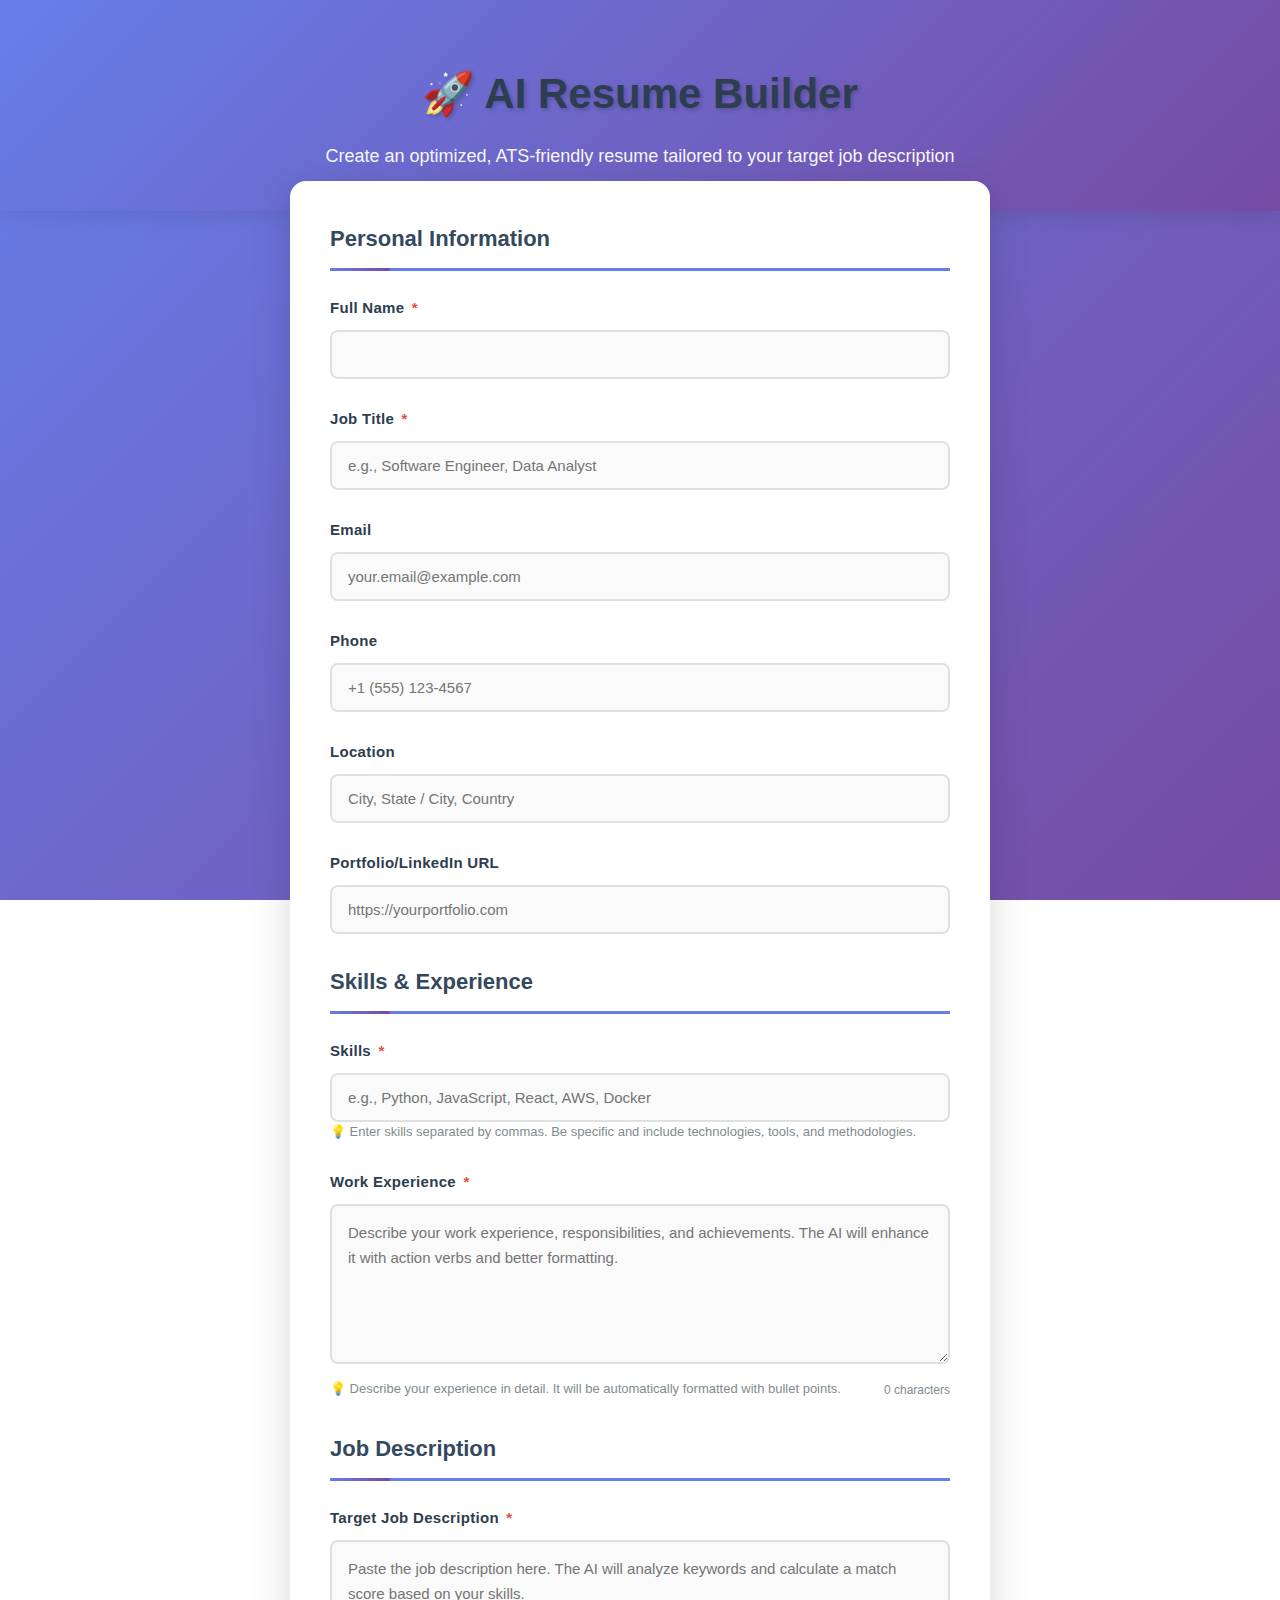
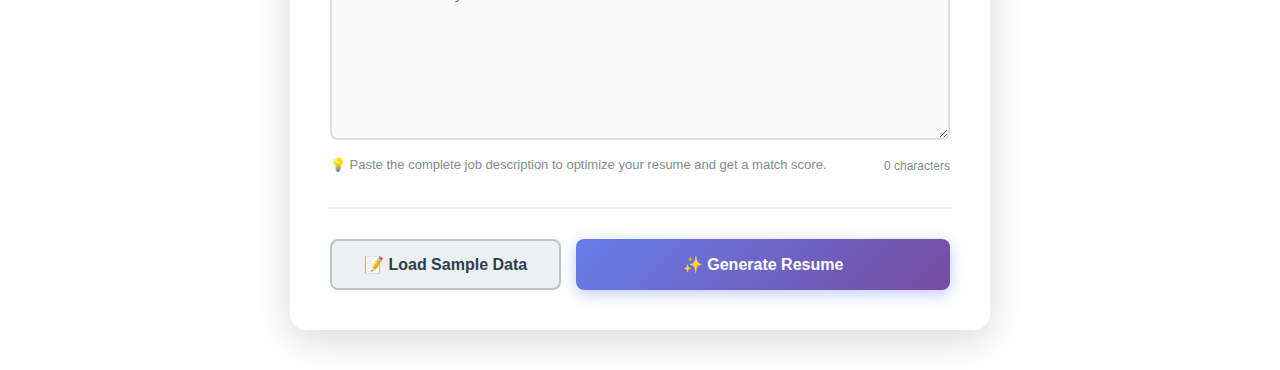
<file: frontend/index.html>
<!DOCTYPE html>
<html lang="en">
<head>
    <meta charset="UTF-8">
    <meta name="viewport" content="width=device-width, initial-scale=1.0">
    <title>AI Resume Builder - Create Your Resume</title>
    <link rel="stylesheet" href="styles.css">
</head>
<body>
    <div class="hero-section">
        <div class="hero-content">
            <h1 class="hero-title">🚀 AI Resume Builder</h1>
            <p class="hero-subtitle">Create an optimized, ATS-friendly resume tailored to your target job description</p>
        </div>
    </div>
    
    <div class="container">
        <div id="message"></div>
        
        <form id="resume-form">
            <h2>Personal Information</h2>
            
            <div class="form-group">
                <label for="fullName">Full Name <span class="required">*</span></label>
                <input type="text" id="fullName" name="fullName" required>
            </div>
            
            <div class="form-group">
                <label for="jobTitle">Job Title <span class="required">*</span></label>
                <input type="text" id="jobTitle" name="jobTitle" placeholder="e.g., Software Engineer, Data Analyst" required>
            </div>
            
            <div class="form-group">
                <label for="email">Email</label>
                <input type="email" id="email" name="email" placeholder="your.email@example.com">
            </div>
            
            <div class="form-group">
                <label for="phone">Phone</label>
                <input type="tel" id="phone" name="phone" placeholder="+1 (555) 123-4567">
            </div>
            
            <div class="form-group">
                <label for="location">Location</label>
                <input type="text" id="location" name="location" placeholder="City, State / City, Country">
            </div>
            
            <div class="form-group">
                <label for="portfolio">Portfolio/LinkedIn URL</label>
                <input type="url" id="portfolio" name="portfolio" placeholder="https://yourportfolio.com">
            </div>
            
            <h2>Skills & Experience</h2>
            
            <div class="form-group">
                <label for="skills">Skills <span class="required">*</span></label>
                <input type="text" id="skills" name="skills" placeholder="e.g., Python, JavaScript, React, AWS, Docker" required>
                <p class="helper-text">💡 Enter skills separated by commas. Be specific and include technologies, tools, and methodologies.</p>
            </div>
            
            <div class="form-group">
                <label for="experience">Work Experience <span class="required">*</span></label>
                <textarea id="experience" name="experience" class="experience" placeholder="Describe your work experience, responsibilities, and achievements. The AI will enhance it with action verbs and better formatting." required></textarea>
                <div class="textarea-footer">
                    <p class="helper-text">💡 Describe your experience in detail. It will be automatically formatted with bullet points.</p>
                    <span class="char-count"><span id="experience-count">0</span> characters</span>
                </div>
            </div>
            
            <h2>Job Description</h2>
            
            <div class="form-group">
                <label for="jobDescription">Target Job Description <span class="required">*</span></label>
                <textarea id="jobDescription" name="jobDescription" class="job-description" placeholder="Paste the job description here. The AI will analyze keywords and calculate a match score based on your skills." required></textarea>
                <div class="textarea-footer">
                    <p class="helper-text">💡 Paste the complete job description to optimize your resume and get a match score.</p>
                    <span class="char-count"><span id="jobDescription-count">0</span> characters</span>
                </div>
            </div>
            
            <div class="form-actions">
                <button type="button" id="load-sample-btn" class="btn btn-secondary">📝 Load Sample Data</button>
                <button type="submit" id="submit-btn" class="btn btn-primary btn-block">✨ Generate Resume</button>
            </div>
        </form>
    </div>
    
    <script src="script.js"></script>
</body>
</html>
</file>
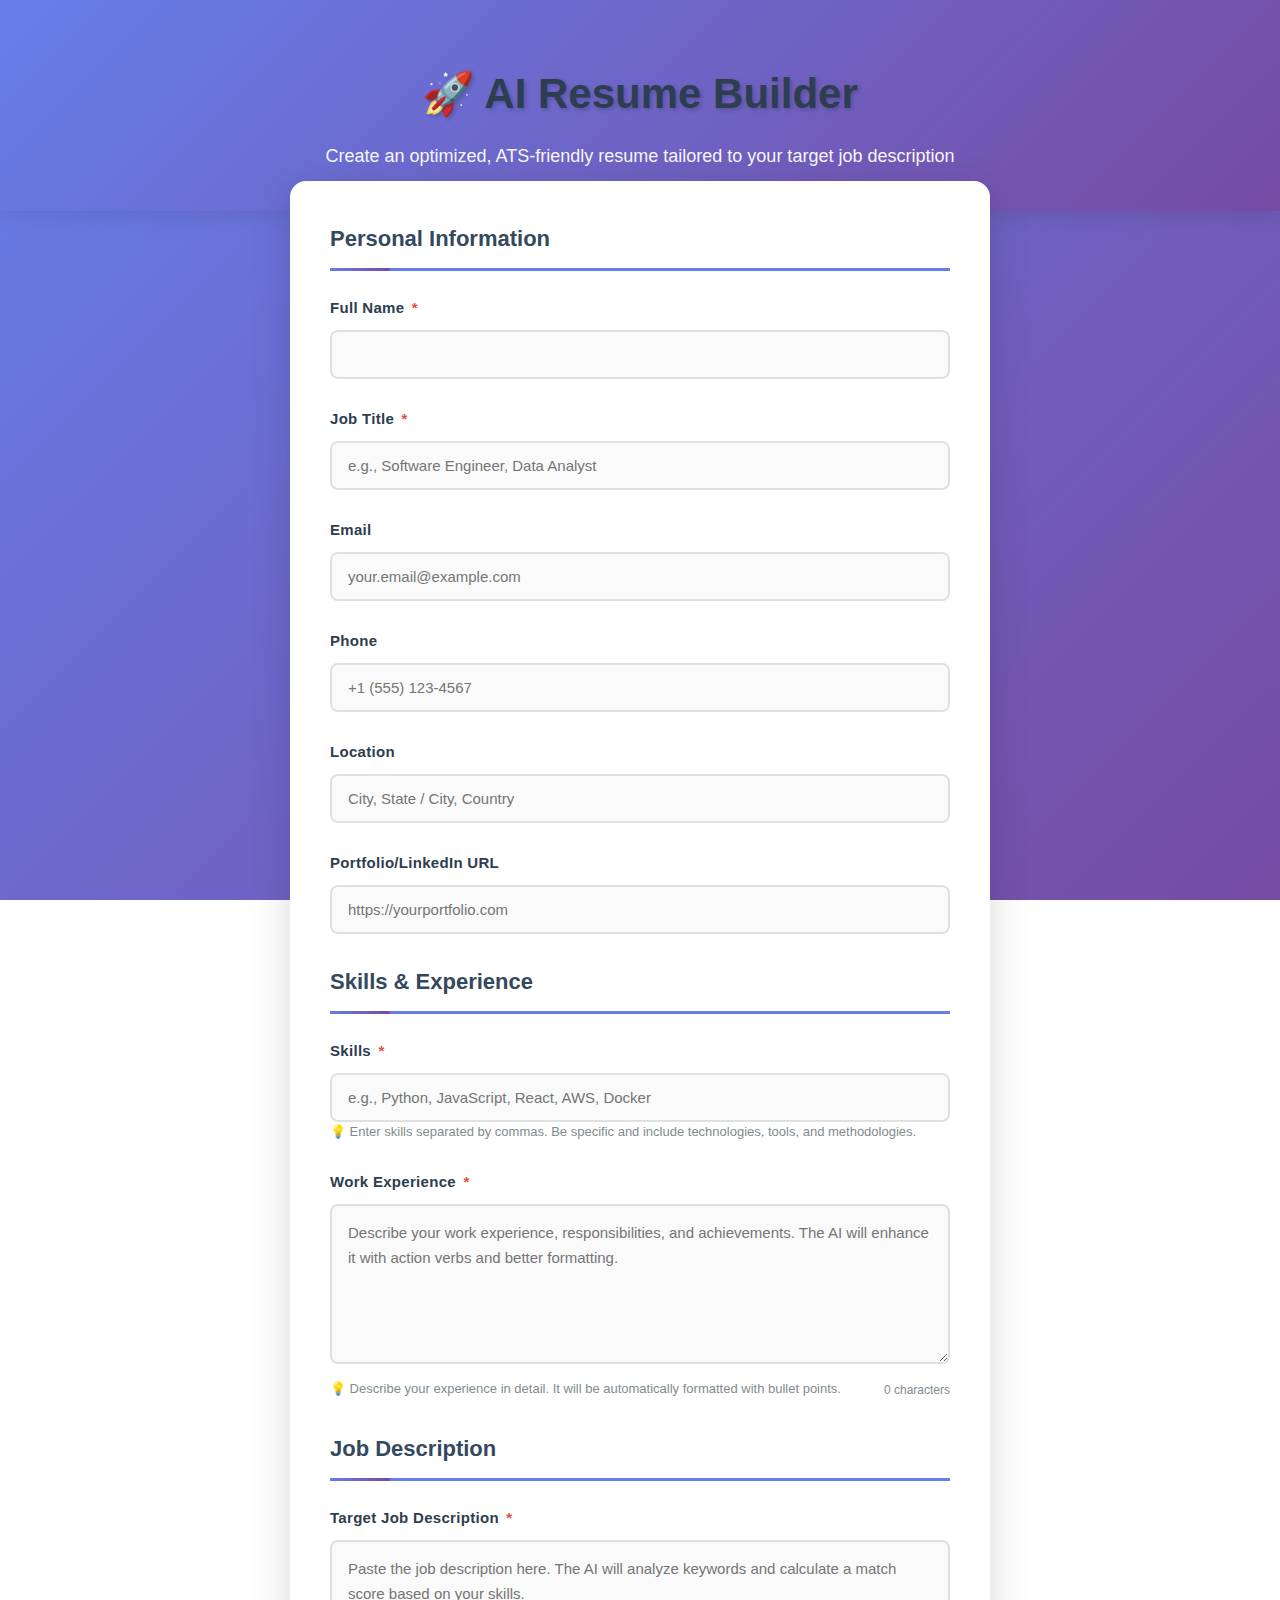
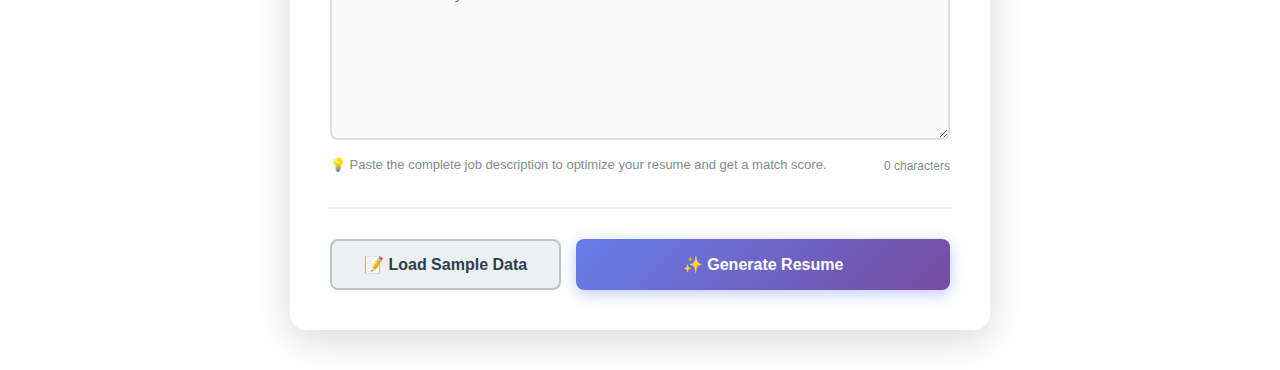
<file: frontend/resume.html>
<!DOCTYPE html>
<html lang="en">
<head>
    <meta charset="UTF-8">
    <meta name="viewport" content="width=device-width, initial-scale=1.0">
    <title>My Resume - AI Resume Builder</title>
    <link rel="stylesheet" href="resume.css">
</head>
<body>
    <div class="page-header">
        <button onclick="backToForm()" class="btn btn-secondary">← Back to Form</button>
        <button onclick="printResume()" class="btn btn-primary">📄 Download as PDF</button>
    </div>
    
    <div class="resume-container" id="resume-content">
        <!-- Resume Header -->
        <div class="resume-header">
            <div class="resume-name" id="resume-name"></div>
            <div class="resume-title" id="resume-title"></div>
            <div class="resume-contact" id="resume-contact"></div>
            <div class="score-badge" id="resume-score"></div>
        </div>
        
        <!-- Skills Section -->
        <div class="resume-section">
            <div class="section-title">Skills</div>
            <div class="skills-list" id="resume-skills"></div>
        </div>
        
        <!-- Experience Section -->
        <div class="resume-section">
            <div class="section-title">Experience</div>
            <div class="experience-content" id="resume-experience"></div>
        </div>
    </div>
    
    <script src="script.js"></script>
</body>
</html>
</file>
<file: frontend/styles.css>
/* Global Styles */
* {
    margin: 0;
    padding: 0;
    box-sizing: border-box;
}

body {
    font-family: -apple-system, BlinkMacSystemFont, 'Segoe UI', 'Roboto', 'Oxygen', 'Ubuntu', 'Cantarell', 'Fira Sans', 'Droid Sans', 'Helvetica Neue', sans-serif;
    background: linear-gradient(135deg, #667eea 0%, #764ba2 100%);
    background-attachment: fixed;
    color: #333;
    line-height: 1.6;
    min-height: 100vh;
}

/* Hero Section */
.hero-section {
    background: linear-gradient(135deg, #667eea 0%, #764ba2 100%);
    color: white;
    padding: 60px 20px 40px;
    text-align: center;
    box-shadow: 0 4px 20px rgba(0, 0, 0, 0.1);
}

.hero-content {
    max-width: 800px;
    margin: 0 auto;
}

.hero-title {
    font-size: 42px;
    font-weight: 700;
    margin-bottom: 15px;
    text-shadow: 2px 2px 4px rgba(0, 0, 0, 0.2);
    animation: fadeInDown 0.6s ease-out;
}

.hero-subtitle {
    font-size: 18px;
    opacity: 0.95;
    font-weight: 300;
    animation: fadeInUp 0.6s ease-out 0.2s both;
}

@keyframes fadeInDown {
    from {
        opacity: 0;
        transform: translateY(-20px);
    }
    to {
        opacity: 1;
        transform: translateY(0);
    }
}

@keyframes fadeInUp {
    from {
        opacity: 0;
        transform: translateY(20px);
    }
    to {
        opacity: 1;
        transform: translateY(0);
    }
}

/* Container */
.container {
    max-width: 700px;
    margin: -30px auto 40px;
    padding: 40px;
    background-color: #ffffff;
    border-radius: 16px;
    box-shadow: 0 10px 40px rgba(0, 0, 0, 0.15);
    animation: slideUp 0.5s ease-out 0.3s both;
    position: relative;
    z-index: 1;
}

@keyframes slideUp {
    from {
        opacity: 0;
        transform: translateY(30px);
    }
    to {
        opacity: 1;
        transform: translateY(0);
    }
}

/* Typography */
h1 {
    color: #2c3e50;
    margin-bottom: 10px;
    font-size: 28px;
}

h2 {
    color: #34495e;
    margin: 30px 0 25px;
    font-size: 22px;
    border-bottom: 3px solid #667eea;
    padding-bottom: 12px;
    position: relative;
}

h2::before {
    content: '';
    position: absolute;
    bottom: -3px;
    left: 0;
    width: 60px;
    height: 3px;
    background: linear-gradient(90deg, #667eea, #764ba2);
    border-radius: 2px;
}

h2:first-of-type {
    margin-top: 0;
}

/* Form Styles */
.form-group {
    margin-bottom: 28px;
    animation: fadeIn 0.4s ease-out both;
}

.form-group:nth-child(1) { animation-delay: 0.1s; }
.form-group:nth-child(2) { animation-delay: 0.2s; }
.form-group:nth-child(3) { animation-delay: 0.3s; }

@keyframes fadeIn {
    from {
        opacity: 0;
        transform: translateX(-10px);
    }
    to {
        opacity: 1;
        transform: translateX(0);
    }
}

label {
    display: block;
    margin-bottom: 10px;
    color: #2c3e50;
    font-weight: 600;
    font-size: 15px;
    letter-spacing: 0.3px;
}

.required {
    color: #e74c3c;
    font-weight: bold;
    margin-left: 3px;
}

input[type="text"],
input[type="email"],
input[type="tel"],
input[type="url"],
textarea {
    width: 100%;
    padding: 14px 16px;
    border: 2px solid #e0e0e0;
    border-radius: 8px;
    font-size: 15px;
    font-family: inherit;
    transition: all 0.3s ease;
    background-color: #fafafa;
}

input:focus,
textarea:focus {
    outline: none;
    border-color: #667eea;
    background-color: #fff;
    box-shadow: 0 0 0 4px rgba(102, 126, 234, 0.1);
    transform: translateY(-1px);
}

input:hover,
textarea:hover {
    border-color: #b0b0b0;
}

textarea {
    min-height: 140px;
    resize: vertical;
    line-height: 1.7;
}

textarea.experience {
    min-height: 160px;
}

textarea.job-description {
    min-height: 200px;
}

.textarea-footer {
    display: flex;
    justify-content: space-between;
    align-items: flex-start;
    margin-top: 8px;
    gap: 15px;
}

.char-count {
    font-size: 12px;
    color: #7f8c8d;
    font-weight: 500;
    white-space: nowrap;
    padding-top: 2px;
}

/* Helper Text */
.helper-text {
    font-size: 13px;
    color: #7f8c8d;
    margin-top: 0;
    line-height: 1.5;
}

/* Button Styles */
.btn {
    padding: 14px 32px;
    border: none;
    border-radius: 8px;
    font-size: 16px;
    font-weight: 600;
    cursor: pointer;
    transition: all 0.3s ease;
    display: inline-block;
    text-align: center;
    position: relative;
    overflow: hidden;
}

.btn::before {
    content: '';
    position: absolute;
    top: 50%;
    left: 50%;
    width: 0;
    height: 0;
    border-radius: 50%;
    background: rgba(255, 255, 255, 0.3);
    transform: translate(-50%, -50%);
    transition: width 0.6s, height 0.6s;
}

.btn:hover::before {
    width: 300px;
    height: 300px;
}

.btn-primary {
    background: linear-gradient(135deg, #667eea 0%, #764ba2 100%);
    color: white;
    box-shadow: 0 4px 15px rgba(102, 126, 234, 0.4);
}

.btn-primary:hover {
    transform: translateY(-2px);
    box-shadow: 0 6px 20px rgba(102, 126, 234, 0.5);
}

.btn-primary:active {
    transform: translateY(0);
}

.btn-primary:disabled {
    background: linear-gradient(135deg, #95a5a6 0%, #7f8c8d 100%);
    cursor: not-allowed;
    transform: none;
    box-shadow: none;
}

.btn-secondary {
    background-color: #ecf0f1;
    color: #2c3e50;
    border: 2px solid #bdc3c7;
}

.btn-secondary:hover {
    background-color: #d5dbdb;
    border-color: #95a5a6;
    transform: translateY(-2px);
}

.btn-block {
    width: 100%;
    display: block;
}

.form-actions {
    display: flex;
    gap: 15px;
    margin-top: 30px;
    padding-top: 30px;
    border-top: 2px solid #ecf0f1;
}

.form-actions .btn-block {
    flex: 1;
}

/* Loading State */
.loading {
    display: inline-block;
    margin-left: 10px;
}

.spinner {
    border: 2px solid rgba(255, 255, 255, 0.3);
    border-top: 2px solid #ffffff;
    border-radius: 50%;
    width: 18px;
    height: 18px;
    animation: spin 0.8s linear infinite;
    display: inline-block;
    vertical-align: middle;
}

@keyframes spin {
    0% { transform: rotate(0deg); }
    100% { transform: rotate(360deg); }
}

/* Error/Success Messages */
.message {
    padding: 16px 20px;
    border-radius: 10px;
    margin-bottom: 25px;
    font-size: 14px;
    font-weight: 500;
    animation: slideDown 0.3s ease-out;
    display: flex;
    align-items: center;
    gap: 10px;
}

@keyframes slideDown {
    from {
        opacity: 0;
        transform: translateY(-10px);
    }
    to {
        opacity: 1;
        transform: translateY(0);
    }
}

.message-error {
    background: linear-gradient(135deg, #fee 0%, #fdd 100%);
    color: #c33;
    border: 2px solid #fcc;
}

.message-success {
    background: linear-gradient(135deg, #efe 0%, #dfd 100%);
    color: #3c3;
    border: 2px solid #cfc;
}

.message::before {
    font-size: 20px;
}

.message-error::before {
    content: '⚠️';
}

.message-success::before {
    content: '✅';
}

/* Responsive Design */
@media (max-width: 768px) {
    .hero-title {
        font-size: 32px;
    }
    
    .hero-subtitle {
        font-size: 16px;
    }
    
    .container {
        margin: -20px 15px 30px;
        padding: 25px 20px;
        border-radius: 12px;
    }
    
    h1 {
        font-size: 24px;
    }
    
    h2 {
        font-size: 20px;
        margin: 25px 0 20px;
    }
    
    .form-actions {
        flex-direction: column;
    }
    
    .form-actions .btn {
        width: 100%;
    }
    
    .textarea-footer {
        flex-direction: column;
        gap: 5px;
    }
}

@media (max-width: 480px) {
    .hero-section {
        padding: 40px 15px 30px;
    }
    
    .hero-title {
        font-size: 28px;
    }
    
    .container {
        padding: 20px 15px;
    }
}
</file>
<file: frontend/resume.css>
/* Resume Page Styles */
* {
    margin: 0;
    padding: 0;
    box-sizing: border-box;
}

body {
    font-family: -apple-system, BlinkMacSystemFont, 'Segoe UI', 'Roboto', 'Oxygen', 'Ubuntu', 'Cantarell', 'Fira Sans', 'Droid Sans', 'Helvetica Neue', sans-serif;
    background: linear-gradient(135deg, #667eea 0%, #764ba2 100%);
    background-attachment: fixed;
    color: #333;
    line-height: 1.6;
    min-height: 100vh;
}

/* Header with Print Button */
.page-header {
    max-width: 210mm;
    margin: 30px auto 20px;
    padding: 0 20px;
    display: flex;
    justify-content: space-between;
    align-items: center;
    gap: 15px;
    animation: fadeInDown 0.5s ease-out;
}

@keyframes fadeInDown {
    from {
        opacity: 0;
        transform: translateY(-20px);
    }
    to {
        opacity: 1;
        transform: translateY(0);
    }
}

.btn {
    padding: 12px 30px;
    border: none;
    border-radius: 4px;
    font-size: 16px;
    font-weight: 600;
    cursor: pointer;
    transition: background-color 0.3s, transform 0.1s;
    text-decoration: none;
    display: inline-block;
}

.btn-primary {
    background: linear-gradient(135deg, #667eea 0%, #764ba2 100%);
    color: white;
    box-shadow: 0 4px 15px rgba(102, 126, 234, 0.4);
}

.btn-primary:hover {
    transform: translateY(-2px);
    box-shadow: 0 6px 20px rgba(102, 126, 234, 0.5);
}

.btn-secondary {
    background-color: #ecf0f1;
    color: #2c3e50;
    border: 2px solid #bdc3c7;
}

.btn-secondary:hover {
    background-color: #d5dbdb;
    border-color: #95a5a6;
    transform: translateY(-2px);
}

/* Resume Container */
.resume-container {
    max-width: 210mm;
    margin: 0 auto 40px;
    padding: 20mm;
    background-color: #ffffff;
    box-shadow: 0 10px 40px rgba(0, 0, 0, 0.15);
    animation: slideUp 0.5s ease-out 0.2s both;
    border-radius: 8px;
}

@keyframes slideUp {
    from {
        opacity: 0;
        transform: translateY(30px);
    }
    to {
        opacity: 1;
        transform: translateY(0);
    }
}

/* Resume Header */
.resume-header {
    border-bottom: 3px solid #667eea;
    padding-bottom: 25px;
    margin-bottom: 35px;
    position: relative;
}

.resume-header::after {
    content: '';
    position: absolute;
    bottom: -3px;
    left: 0;
    width: 100px;
    height: 3px;
    background: linear-gradient(90deg, #667eea, #764ba2);
}

.resume-name {
    font-size: 32px;
    font-weight: bold;
    color: #2c3e50;
    margin-bottom: 10px;
}

.resume-title {
    font-size: 18px;
    color: #667eea;
    margin-bottom: 15px;
    font-weight: 500;
}

.resume-contact {
    display: flex;
    flex-wrap: wrap;
    gap: 15px;
    font-size: 14px;
    color: #555;
}

.resume-contact-item {
    display: flex;
    align-items: center;
    gap: 5px;
}

.resume-contact-item::after {
    content: '•';
    margin-left: 15px;
    color: #ccc;
}

.resume-contact-item:last-child::after {
    display: none;
}

/* Score Badge */
.score-badge {
    display: inline-block;
    background: linear-gradient(135deg, #667eea 0%, #764ba2 100%);
    color: white;
    padding: 10px 20px;
    border-radius: 25px;
    font-size: 14px;
    font-weight: 600;
    margin-top: 15px;
    box-shadow: 0 2px 10px rgba(102, 126, 234, 0.3);
}

.score-badge.high {
    background: linear-gradient(135deg, #27ae60 0%, #2ecc71 100%);
    box-shadow: 0 2px 10px rgba(39, 174, 96, 0.3);
}

.score-badge.medium {
    background: linear-gradient(135deg, #f39c12 0%, #e67e22 100%);
    box-shadow: 0 2px 10px rgba(243, 156, 18, 0.3);
}

.score-badge.low {
    background: linear-gradient(135deg, #e74c3c 0%, #c0392b 100%);
    box-shadow: 0 2px 10px rgba(231, 76, 60, 0.3);
}

/* Resume Sections */
.resume-section {
    margin-bottom: 30px;
}

.section-title {
    font-size: 20px;
    font-weight: bold;
    color: #2c3e50;
    border-bottom: 3px solid #667eea;
    padding-bottom: 10px;
    margin-bottom: 20px;
    text-transform: uppercase;
    letter-spacing: 1.5px;
    position: relative;
}

.section-title::after {
    content: '';
    position: absolute;
    bottom: -3px;
    left: 0;
    width: 60px;
    height: 3px;
    background: linear-gradient(90deg, #667eea, #764ba2);
}

/* Skills Section */
.skills-list {
    display: flex;
    flex-wrap: wrap;
    gap: 12px;
}

.skill-item {
    background: linear-gradient(135deg, #ecf0f1 0%, #dfe6e9 100%);
    padding: 10px 18px;
    border-radius: 25px;
    font-size: 14px;
    color: #2c3e50;
    font-weight: 500;
    border: 1px solid #bdc3c7;
    transition: transform 0.2s ease;
}

.skill-item:hover {
    transform: translateY(-2px);
    box-shadow: 0 2px 8px rgba(0, 0, 0, 0.1);
}

/* Experience Section */
.experience-content {
    font-size: 14px;
    line-height: 1.8;
    color: #555;
    white-space: pre-line;
}

.experience-content ul {
    list-style: none;
    padding-left: 0;
}

.experience-content li {
    margin-bottom: 8px;
    padding-left: 20px;
    position: relative;
}

.experience-content li::before {
    content: '▸';
    position: absolute;
    left: 0;
    color: #667eea;
    font-weight: bold;
    font-size: 16px;
}

/* Print Styles */
@media print {
    body {
        background-color: white;
    }
    
    .page-header {
        display: none;
    }
    
    .resume-container {
        margin: 0;
        padding: 15mm;
        box-shadow: none;
        max-width: 100%;
    }
    
    .btn {
        display: none;
    }
    
    .score-badge {
        border: 1px solid #333;
    }
    
    /* Ensure page breaks don't break sections */
    .resume-section {
        page-break-inside: avoid;
    }
    
    /* Remove background colors for printing */
    .skill-item {
        background-color: transparent;
        border: 1px solid #ddd;
    }
    
    @page {
        margin: 0;
        size: A4;
    }
}

/* Responsive Design */
@media (max-width: 768px) {
    .page-header {
        padding: 0 15px;
        flex-direction: column;
        gap: 12px;
        align-items: stretch;
        margin: 20px auto 15px;
    }
    
    .btn {
        width: 100%;
        padding: 12px 24px;
    }
    
    .resume-container {
        margin: 0 15px 30px;
        padding: 15mm;
        border-radius: 4px;
    }
    
    .resume-name {
        font-size: 26px;
    }
    
    .resume-title {
        font-size: 16px;
    }
    
    .resume-contact {
        flex-direction: column;
        gap: 10px;
    }
    
    .resume-contact-item::after {
        display: none;
    }
    
    .skills-list {
        gap: 8px;
    }
    
    .skill-item {
        padding: 8px 14px;
        font-size: 13px;
    }
}
</file>
